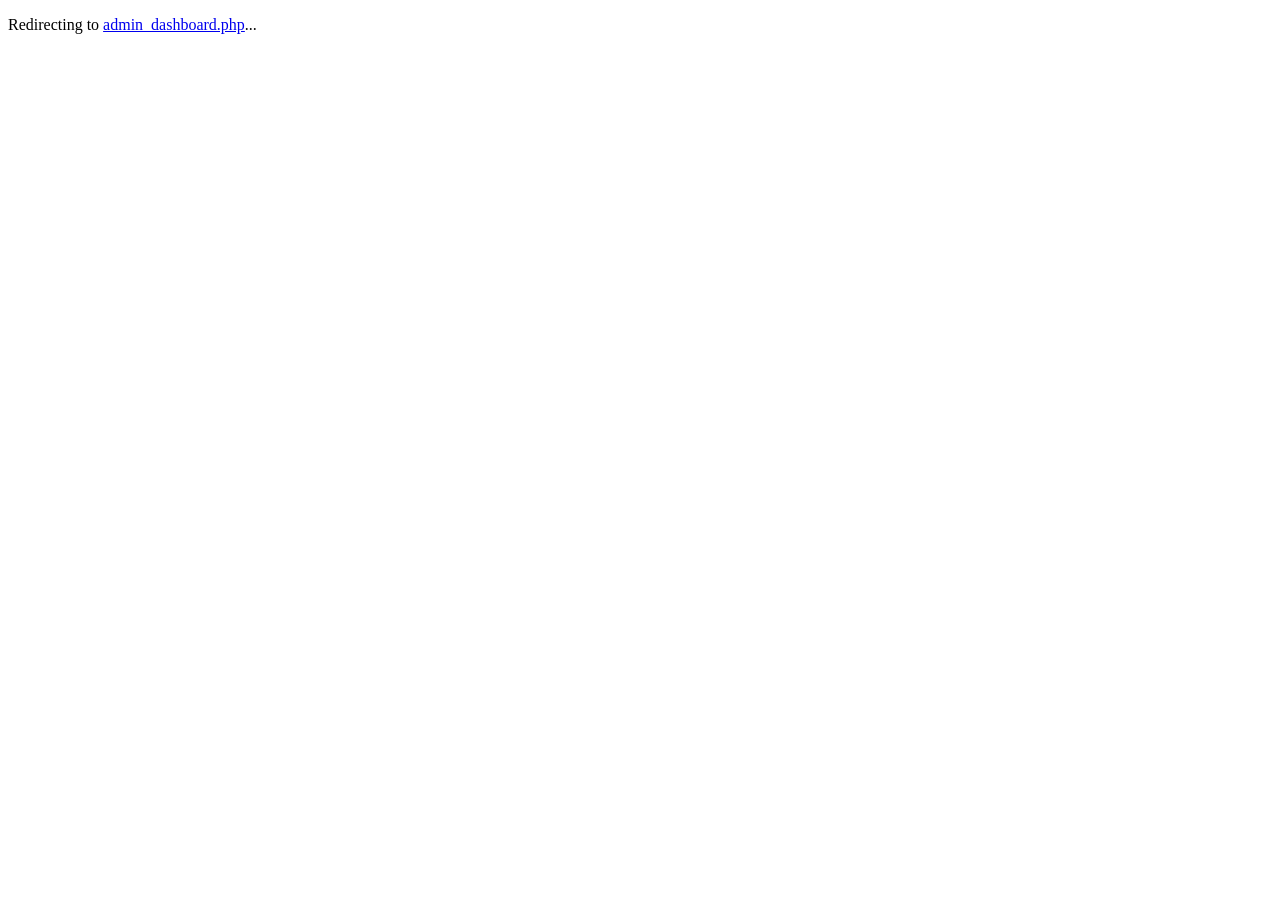
<file: admin_dashboard.html>
﻿<!DOCTYPE html>
<html lang="en">
<head>
    <meta charset="UTF-8">
    <meta http-equiv="refresh" content="0; url=admin_dashboard.php">
    <title>Redirecting...</title>
    <link rel="stylesheet" href="https://cdn.jsdelivr.net/npm/bootstrap-icons@1.11.3/font/bootstrap-icons.min.css">
</head>
<body>
    <p>Redirecting to <a href="admin_dashboard.php">admin_dashboard.php</a>...</p>
</body>
</html>
</file>
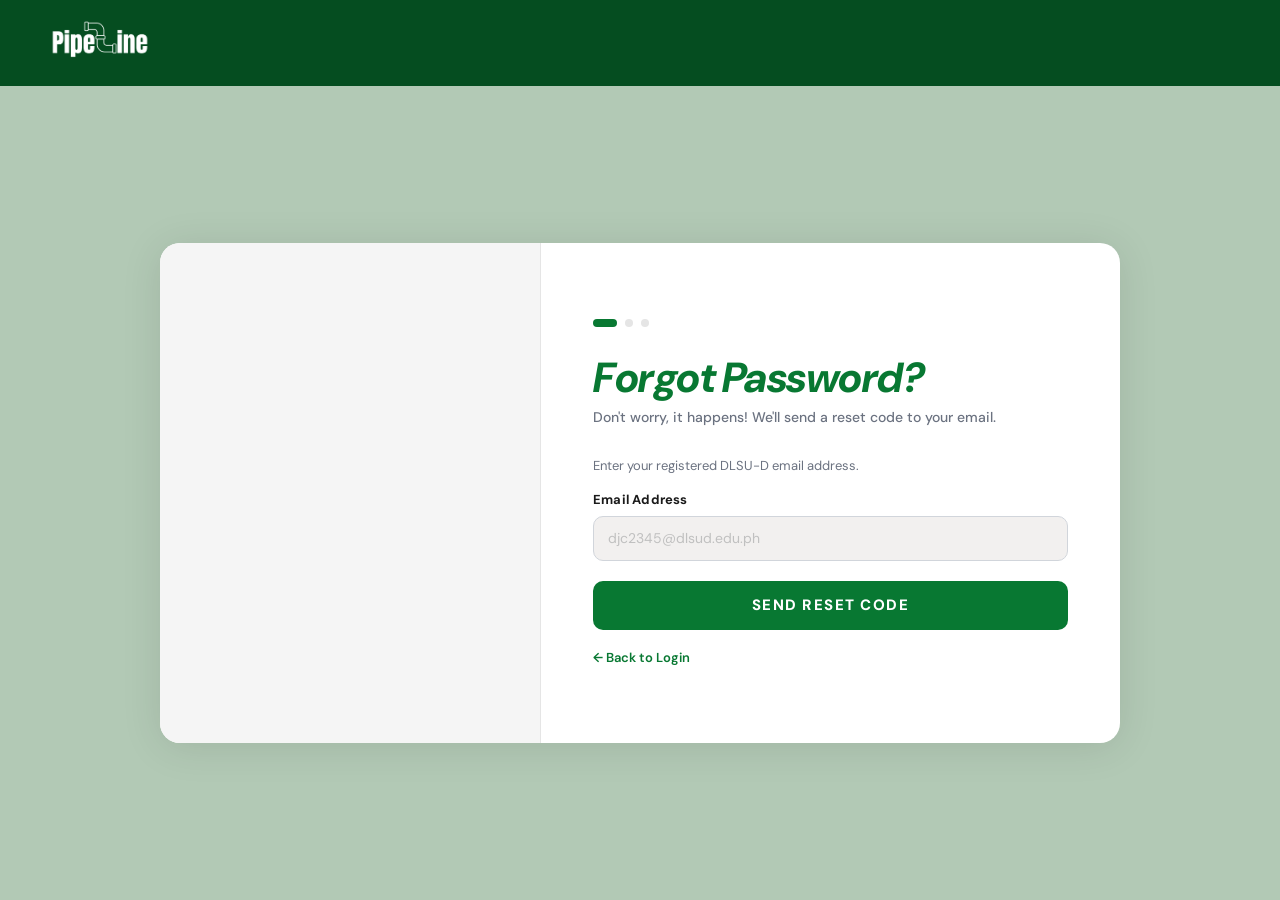
<file: forgot_password.html>
<!DOCTYPE html>
<html lang="en">
<head>
    <meta charset="UTF-8">
    <meta name="viewport" content="width=device-width, initial-scale=1.0">
    <title>Forgot Password | Pipeline</title>
    <meta name="description" content="Reset your Pipeline Marketplace account password.">
    <link href="https://cdn.jsdelivr.net/npm/bootstrap@5.3.8/dist/css/bootstrap.min.css" rel="stylesheet">
    <link rel="preconnect" href="https://fonts.googleapis.com">
    <link rel="preconnect" href="https://fonts.gstatic.com" crossorigin>
    <link href="https://fonts.googleapis.com/css2?family=DM+Sans:ital,opsz,wght@0,9..40,100..1000;1,9..40,100..1000&display=swap" rel="stylesheet">
    <link rel="stylesheet" href="assets/css/login.css">
    <link rel="stylesheet" href="assets/css/forgot_password.css">
    <style>
        /* ── Step transitions ── */
        .fp-step { display: none; animation: fpFadeIn 0.35s ease forwards; }
        .fp-step.active { display: block; }
        @keyframes fpFadeIn {
            from { opacity: 0; transform: translateY(10px); }
            to   { opacity: 1; transform: translateY(0); }
        }

        /* ── Step indicator ── */
        .step-dots {
            display: flex;
            gap: 8px;
            margin-bottom: 28px;
        }
        .step-dot {
            width: 8px; height: 8px;
            border-radius: 50%;
            background: var(--grey-light, #e5e7eb);
            transition: background 0.3s, width 0.3s;
        }
        .step-dot.active {
            background: var(--green, #087832);
            width: 24px;
            border-radius: 4px;
        }
        .step-dot.done { background: #86efac; }

        /* ── OTP inputs ── */
        .otp-row {
            display: flex;
            gap: 10px;
            justify-content: flex-start;
            margin: 20px 0 24px;
        }
        .otp-box {
            width: 48px; height: 56px;
            flex-shrink: 0;
            border: 2px solid var(--border, #e5e7eb);
            border-radius: 12px;
            font-size: 22px;
            font-weight: 700;
            text-align: center;
            color: var(--green, #087832);
            font-family: 'DM Sans', sans-serif;
            transition: border-color 0.2s, box-shadow 0.2s;
            background: #fff;
            outline: none;
            /* Prevent iOS zoom on focus */
            -webkit-text-size-adjust: 100%;
        }
        .otp-box:focus {
            border-color: var(--green, #087832);
            box-shadow: 0 0 0 3px rgba(8,120,50,0.10);
        }
        .otp-box.filled {
            border-color: #86efac;
            background: #f0fdf4;
        }

        /* ── Password strength ── */
        .strength-bar-wrap {
            height: 4px;
            background: #e5e7eb;
            border-radius: 4px;
            margin: 8px 0 4px;
            overflow: hidden;
        }
        .strength-bar {
            height: 100%;
            border-radius: 4px;
            width: 0%;
            transition: width 0.35s, background 0.35s;
        }
        .strength-label { font-size: 12px; color: #9ca3af; font-weight: 500; }

        /* ── Password toggle ── */
        .pw-wrap { position: relative; }
        .pw-wrap .forgot-input { padding-right: 42px; }
        .pw-toggle {
            position: absolute; right: 12px; top: 50%;
            transform: translateY(-50%);
            background: none; border: none; padding: 0;
            cursor: pointer; color: #9ca3af;
            font-size: 18px; line-height: 1;
            /* Minimum 44px touch target */
            min-width: 44px; min-height: 44px;
            display: flex; align-items: center; justify-content: center;
            right: 4px;
        }
        .pw-toggle:hover { color: var(--green, #087832); }

        /* ── Alert / error ── */
        .fp-alert {
            display: none;
            padding: 10px 14px;
            border-radius: 8px;
            font-size: 13px;
            font-weight: 500;
            margin-bottom: 16px;
        }
        .fp-alert.error   { background: #fef2f2; border-left: 4px solid #ef4444; color: #991b1b; }
        .fp-alert.success { background: #f0fdf4; border-left: 4px solid #22c55e; color: #166534; }

        /* ── Resend countdown ── */
        .resend-row { font-size: 13px; color: #6b7280; margin-top: 16px; }
        .resend-row a, .resend-row button {
            color: var(--green, #087832); font-weight: 600;
            text-decoration: none; background: none; border: none;
            padding: 0; cursor: pointer; font-size: 13px; font-family: 'DM Sans', sans-serif;
        }
        .resend-row a:hover, .resend-row button:hover { text-decoration: underline; }
        .resend-row button:disabled { color: #9ca3af; cursor: not-allowed; }

        /* ── Success final state ── */
        .fp-step-success { text-align: center; padding: 24px 0; }
        .success-icon  { font-size: 52px; margin-bottom: 12px; }
        .success-title { font-size: 28px; font-weight: 800; font-style: italic; color: var(--green, #087832); margin-bottom: 8px; }
        .success-msg   { font-size: 14px; color: #6b7280; margin-bottom: 28px; line-height: 1.6; }

        .btn-send:disabled { opacity: 0.65; cursor: not-allowed; }

        /* ── Email hint badge ── */
        .email-badge {
            display: inline-block;
            background: #f0fdf4;
            color: #087832;
            border-radius: 6px;
            padding: 3px 10px;
            font-size: 13px;
            font-weight: 700;
            margin-bottom: 16px;
            word-break: break-all;
            max-width: 100%;
        }

        /* ══════════════════════════════════════════
           Mobile overrides for inline-defined styles
        ══════════════════════════════════════════ */
        @media (max-width: 480px) {
            /* OTP row: let boxes flex-grow to fill the row */
            .otp-row {
                gap: 6px;
                justify-content: space-between;
            }
            .otp-box {
                width: 0;
                flex: 1 1 0;
                min-width: 36px;
                max-width: 52px;
                height: 52px;
                font-size: 20px;
                border-radius: 10px;
            }

            /* Step dots tighter on small screens */
            .step-dots { margin-bottom: 20px; }

            /* Success card vertical centering — only when active */
            .fp-step-success.active {
                display: flex;
                flex-direction: column;
                align-items: center;
                justify-content: center;
                min-height: 60vh;
            }
            .success-icon  { font-size: 44px; }
            .success-title { font-size: 24px; }

            /* Alert text stays readable */
            .fp-alert { font-size: 12.5px; }
        }

        @media (max-width: 360px) {
            .otp-box { height: 46px; font-size: 18px; border-radius: 8px; }
            .otp-row { gap: 4px; }
        }
    </style>
    <link rel="stylesheet" href="https://cdn.jsdelivr.net/npm/bootstrap-icons@1.11.3/font/bootstrap-icons.min.css">
</head>
<body>

    <div class="page-wrap">

        <!-- Navbar -->
        <nav class="login-navbar">
            <a href="index.php"><img src="assets/img/pipeline_wireframe-removebg.png" class="navbar-logo" alt="Pipeline Logo"></a>
        </nav>

        <!-- Main Content -->
        <div class="main-content">
            <div class="forgot-card">

                <!-- Left: Video -->
                <div class="forgot-left">
                    <video src="assets/img/forgot_pass.mp4" autoplay muted loop playsinline></video>
                </div>

                <div class="forgot-divider"></div>

                <!-- Right: Steps -->
                <div class="forgot-right">

                    <!-- Step indicator -->
                    <div class="step-dots" id="stepDots">
                        <div class="step-dot active" id="dot1"></div>
                        <div class="step-dot" id="dot2"></div>
                        <div class="step-dot" id="dot3"></div>
                    </div>

                    <!-- ── STEP 1: Enter Email ── -->
                    <div class="fp-step active" id="step1">
                        <div class="forgot-form-header">
                            <h1 class="forgot-title">Forgot Password?</h1>
                            <p class="forgot-sub">Don't worry, it happens! We'll send a reset code to your email.</p>
                        </div>

                        <div class="fp-alert" id="step1Alert"></div>

                        <p class="forgot-instruction">Enter your registered DLSU-D email address.</p>

                        <div class="mb-3">
                            <label class="forgot-label" for="emailInput">Email Address</label>
                            <input type="email" class="forgot-input" id="emailInput"
                                   placeholder="djc2345@dlsud.edu.ph" autocomplete="email">
                        </div>

                        <button class="btn-send" id="btnSendCode">SEND RESET CODE</button>

                        <a href="login.html" class="forgot-back">← Back to Login</a>
                    </div>

                    <!-- ── STEP 2: Enter OTP ── -->
                    <div class="fp-step" id="step2">
                        <div class="forgot-form-header">
                            <h1 class="forgot-title">Check Your Email</h1>
                            <p class="forgot-sub">Enter the 6-digit code we sent you.</p>
                        </div>

                        <div class="fp-alert" id="step2Alert"></div>

                        <div id="emailBadge" class="email-badge"></div>
                        <p class="forgot-instruction">Enter the code below. It expires in <strong>15 minutes</strong>.</p>

                        <div class="otp-row" id="otpRow">
                            <input class="otp-box" type="text" maxlength="1" inputmode="numeric" pattern="\d*">
                            <input class="otp-box" type="text" maxlength="1" inputmode="numeric" pattern="\d*">
                            <input class="otp-box" type="text" maxlength="1" inputmode="numeric" pattern="\d*">
                            <input class="otp-box" type="text" maxlength="1" inputmode="numeric" pattern="\d*">
                            <input class="otp-box" type="text" maxlength="1" inputmode="numeric" pattern="\d*">
                            <input class="otp-box" type="text" maxlength="1" inputmode="numeric" pattern="\d*">
                        </div>

                        <button class="btn-send" id="btnVerifyOtp">VERIFY CODE</button>

                        <div class="resend-row">
                            Didn't receive it?
                            <button id="btnResend" disabled>Resend in <span id="resendTimer">60</span>s</button>
                        </div>

                        <button class="forgot-back" style="background:none;border:none;padding:0;cursor:pointer;" id="btnBackToEmail">← Change Email</button>
                    </div>

                    <!-- ── STEP 3: New Password ── -->
                    <div class="fp-step" id="step3">
                        <div class="forgot-form-header">
                            <h1 class="forgot-title">New Password</h1>
                            <p class="forgot-sub">Choose a strong, new password for your account.</p>
                        </div>

                        <div class="fp-alert" id="step3Alert"></div>

                        <div class="mb-3">
                            <label class="forgot-label" for="newPassword">New Password</label>
                            <div class="pw-wrap">
                                <input type="password" class="forgot-input" id="newPassword" placeholder="At least 8 characters" autocomplete="new-password">
                                <button class="pw-toggle" type="button" id="togglePw1" aria-label="Toggle password visibility"><i class="bi bi-eye"></i></button>
                            </div>
                            <div class="strength-bar-wrap"><div class="strength-bar" id="strengthBar"></div></div>
                            <span class="strength-label" id="strengthLabel"></span>
                        </div>

                        <div class="mb-3">
                            <label class="forgot-label" for="confirmPassword">Confirm Password</label>
                            <div class="pw-wrap">
                                <input type="password" class="forgot-input" id="confirmPassword" placeholder="Repeat password" autocomplete="new-password">
                                <button class="pw-toggle" type="button" id="togglePw2" aria-label="Toggle confirm password"><i class="bi bi-eye"></i></button>
                            </div>
                        </div>

                        <button class="btn-send" id="btnResetPw">RESET PASSWORD</button>
                    </div>

                    <!-- ── STEP 4: All Done ── -->
                    <div class="fp-step fp-step-success" id="step4">
                        <div class="success-icon"><i class="bi bi-party-popper"></i></div>
                        <div class="success-title">Password Reset!</div>
                        <p class="success-msg">Your password has been successfully updated.<br>You can now log in with your new password.</p>
                        <a href="login.html" class="btn-send" style="display:inline-block; text-decoration:none; text-align:center;">GO TO LOGIN</a>
                    </div>

                </div>
            </div>
        </div>

    </div>

    <script src="https://cdn.jsdelivr.net/npm/bootstrap@5.3.8/dist/js/bootstrap.bundle.min.js"></script>
    <script>
    (() => {
        'use strict';

        // ── State ──────────────────────────────────────────────────────────────
        let currentEmail = '';
        let resendInterval = null;

        // ── Helpers ────────────────────────────────────────────────────────────
        const $ = id => document.getElementById(id);
        const steps = ['step1','step2','step3','step4'];
        const dots  = ['dot1','dot2','dot3'];

        function showStep(n) {
            steps.forEach(s => $( s).classList.remove('active'));
            $('step' + n).classList.add('active');

            dots.forEach((d, i) => {
                const el = $(d);
                el.classList.remove('active','done');
                if (i + 1 < n) el.classList.add('done');
                else if (i + 1 === n && n < 4) el.classList.add('active');
            });
        }

        function showAlert(id, msg, type = 'error') {
            const el = $(id);
            el.textContent = (type === 'error' ? '<i class="bi bi-exclamation-triangle-fill"></i> ' : '<i class="bi bi-check-circle-fill"></i> ') + msg;
            el.className = 'fp-alert ' + type;
            el.style.display = 'block';
        }
        function clearAlert(id) {
            const el = $(id);
            el.style.display = 'none';
            el.textContent = '';
        }

        function setLoading(btn, loading, label = btn.dataset.label) {
            btn.disabled = loading;
            if (!btn.dataset.label) btn.dataset.label = btn.textContent;
            btn.textContent = loading ? 'Please wait…' : (label || btn.dataset.label);
        }

        // ── STEP 1: Send OTP ───────────────────────────────────────────────────
        $('btnSendCode').addEventListener('click', async () => {
            clearAlert('step1Alert');
            const email = $('emailInput').value.trim();

            if (!email) { showAlert('step1Alert', 'Please enter your email address.'); return; }

            const btn = $('btnSendCode');
            setLoading(btn, true);

            try {
                const fd = new FormData();
                fd.append('email', email);
                const res  = await fetch('forgot_password.php', { method: 'POST', body: fd });
                const data = await res.json();

                if (data.success) {
                    currentEmail = email;
                    $('emailBadge').textContent = email;
                    startResendTimer();
                    showStep(2);
                    // Focus first OTP box
                    setTimeout(() => otpBoxes[0].focus(), 100);
                } else {
                    showAlert('step1Alert', data.error || 'Something went wrong. Please try again.');
                }
            } catch (e) {
                showAlert('step1Alert', 'Network error. Please check your connection and try again.');
            } finally {
                setLoading(btn, false, 'SEND RESET CODE');
            }
        });

        // Allow Enter key on email input
        $('emailInput').addEventListener('keydown', e => {
            if (e.key === 'Enter') $('btnSendCode').click();
        });

        // ── STEP 2: OTP Boxes ──────────────────────────────────────────────────
        const otpBoxes = Array.from(document.querySelectorAll('.otp-box'));

        otpBoxes.forEach((box, i) => {
            box.addEventListener('input', e => {
                const val = e.target.value.replace(/\D/g, '');
                e.target.value = val;
                if (val) {
                    box.classList.add('filled');
                    if (i < otpBoxes.length - 1) otpBoxes[i + 1].focus();
                } else {
                    box.classList.remove('filled');
                }
            });

            box.addEventListener('keydown', e => {
                if (e.key === 'Backspace' && !e.target.value && i > 0) {
                    otpBoxes[i - 1].focus();
                    otpBoxes[i - 1].classList.remove('filled');
                }
                if (e.key === 'Enter') $('btnVerifyOtp').click();
            });

            // Handle paste into first box
            box.addEventListener('paste', e => {
                e.preventDefault();
                const pasted = (e.clipboardData || window.clipboardData).getData('text').replace(/\D/g, '').slice(0, 6);
                pasted.split('').forEach((ch, idx) => {
                    if (otpBoxes[idx]) {
                        otpBoxes[idx].value = ch;
                        otpBoxes[idx].classList.add('filled');
                    }
                });
                const nextEmpty = otpBoxes.findIndex(b => !b.value);
                if (nextEmpty !== -1) otpBoxes[nextEmpty].focus();
                else otpBoxes[5].focus();
            });
        });

        // Verify OTP → proceed to step 3
        $('btnVerifyOtp').addEventListener('click', async () => {
            clearAlert('step2Alert');
            const code = otpBoxes.map(b => b.value).join('');
            if (code.length < 6) { showAlert('step2Alert', 'Please enter all 6 digits of the code.'); return; }

            const btn = $('btnVerifyOtp');
            setLoading(btn, true);

            try {
                // We verify the OTP inline via reset_password.php with an empty password check flag,
                // but it's simpler to just hold the code in memory and verify on the final submit.
                // For UX, do a lightweight check first:
                const fd = new FormData();
                fd.append('email', currentEmail);
                fd.append('code', code);
                fd.append('check_only', '1');
                const res  = await fetch('verify_reset_otp.php', { method: 'POST', body: fd });
                const data = await res.json();

                if (data.success) {
                    // Store verified code for step 3 submission
                    window._resetCode = code;
                    showStep(3);
                    setTimeout(() => $('newPassword').focus(), 100);
                } else {
                    showAlert('step2Alert', data.error || 'Invalid or expired code. Please try again.');
                    otpBoxes.forEach(b => { b.value = ''; b.classList.remove('filled'); });
                    otpBoxes[0].focus();
                }
            } catch (e) {
                showAlert('step2Alert', 'Network error. Please try again.');
            } finally {
                setLoading(btn, false, 'VERIFY CODE');
            }
        });

        // Back to email step
        $('btnBackToEmail').addEventListener('click', () => {
            clearAlert('step2Alert');
            otpBoxes.forEach(b => { b.value = ''; b.classList.remove('filled'); });
            clearResendTimer();
            showStep(1);
        });

        // ── Resend Timer ───────────────────────────────────────────────────────
        function startResendTimer() {
            let seconds = 60;
            $('resendTimer').textContent = seconds;
            $('btnResend').disabled = true;

            clearResendTimer();
            resendInterval = setInterval(() => {
                seconds--;
                $('resendTimer').textContent = seconds;
                if (seconds <= 0) {
                    clearResendTimer();
                    $('btnResend').textContent = 'Resend Code';
                    $('btnResend').disabled = false;
                }
            }, 1000);
        }

        function clearResendTimer() {
            if (resendInterval) { clearInterval(resendInterval); resendInterval = null; }
        }

        $('btnResend').addEventListener('click', async () => {
            if ($('btnResend').disabled) return;
            clearAlert('step2Alert');

            $('btnResend').disabled = true;
            $('btnResend').textContent = 'Sending…';

            try {
                const fd = new FormData();
                fd.append('email', currentEmail);
                const res  = await fetch('forgot_password.php', { method: 'POST', body: fd });
                const data = await res.json();

                if (data.success) {
                    showAlert('step2Alert', 'A new code has been sent to your email.', 'success');
                    otpBoxes.forEach(b => { b.value = ''; b.classList.remove('filled'); });
                    otpBoxes[0].focus();
                    startResendTimer();
                } else {
                    showAlert('step2Alert', data.error || 'Failed to resend. Please try again.');
                    $('btnResend').disabled = false;
                    $('btnResend').textContent = 'Resend Code';
                }
            } catch (e) {
                showAlert('step2Alert', 'Network error. Please try again.');
                $('btnResend').disabled = false;
                $('btnResend').textContent = 'Resend Code';
            }
        });

        // ── STEP 3: Password Strength ──────────────────────────────────────────
        $('newPassword').addEventListener('input', () => {
            const pw = $('newPassword').value;
            let score = 0;
            if (pw.length >= 8)             score++;
            if (/[A-Z]/.test(pw))           score++;
            if (/[0-9]/.test(pw))           score++;
            if (/[^A-Za-z0-9]/.test(pw))    score++;

            const bar    = $('strengthBar');
            const labels = ['', 'Weak', 'Fair', 'Good', 'Strong'];
            const colors = ['', '#ef4444', '#f97316', '#eab308', '#22c55e'];

            bar.style.width  = (score * 25) + '%';
            bar.style.background = colors[score] || '#e5e7eb';
            $('strengthLabel').textContent = labels[score] || '';
            $('strengthLabel').style.color = colors[score] || '#9ca3af';
        });

        // Password toggles
        function setupToggle(toggleId, inputId) {
            $(toggleId).addEventListener('click', () => {
                const inp = $(inputId);
                inp.type = inp.type === 'password' ? 'text' : 'password';
                $(toggleId).textContent = inp.type === 'password' ? '<i class="bi bi-eye"></i>' : '<i class="bi bi-eye-slash"></i>';
            });
        }
        setupToggle('togglePw1', 'newPassword');
        setupToggle('togglePw2', 'confirmPassword');

        // ── STEP 3: Submit New Password ────────────────────────────────────────
        $('btnResetPw').addEventListener('click', async () => {
            clearAlert('step3Alert');
            const pw  = $('newPassword').value;
            const cpw = $('confirmPassword').value;

            if (!pw || pw.length < 8) {
                showAlert('step3Alert', 'Password must be at least 8 characters.');
                return;
            }
            if (pw !== cpw) {
                showAlert('step3Alert', 'Passwords do not match.');
                return;
            }

            const btn = $('btnResetPw');
            setLoading(btn, true);

            try {
                const fd = new FormData();
                fd.append('email', currentEmail);
                fd.append('code',  window._resetCode || '');
                fd.append('password', pw);
                fd.append('confirm_password', cpw);

                const res  = await fetch('reset_password.php', { method: 'POST', body: fd });
                const data = await res.json();

                if (data.success) {
                    showStep(4);
                } else {
                    showAlert('step3Alert', data.error || 'Failed to reset password. Please try again.');
                }
            } catch (e) {
                showAlert('step3Alert', 'Network error. Please try again.');
            } finally {
                setLoading(btn, false, 'RESET PASSWORD');
            }
        });

    })();
    </script>
</body>
</html>
</file>
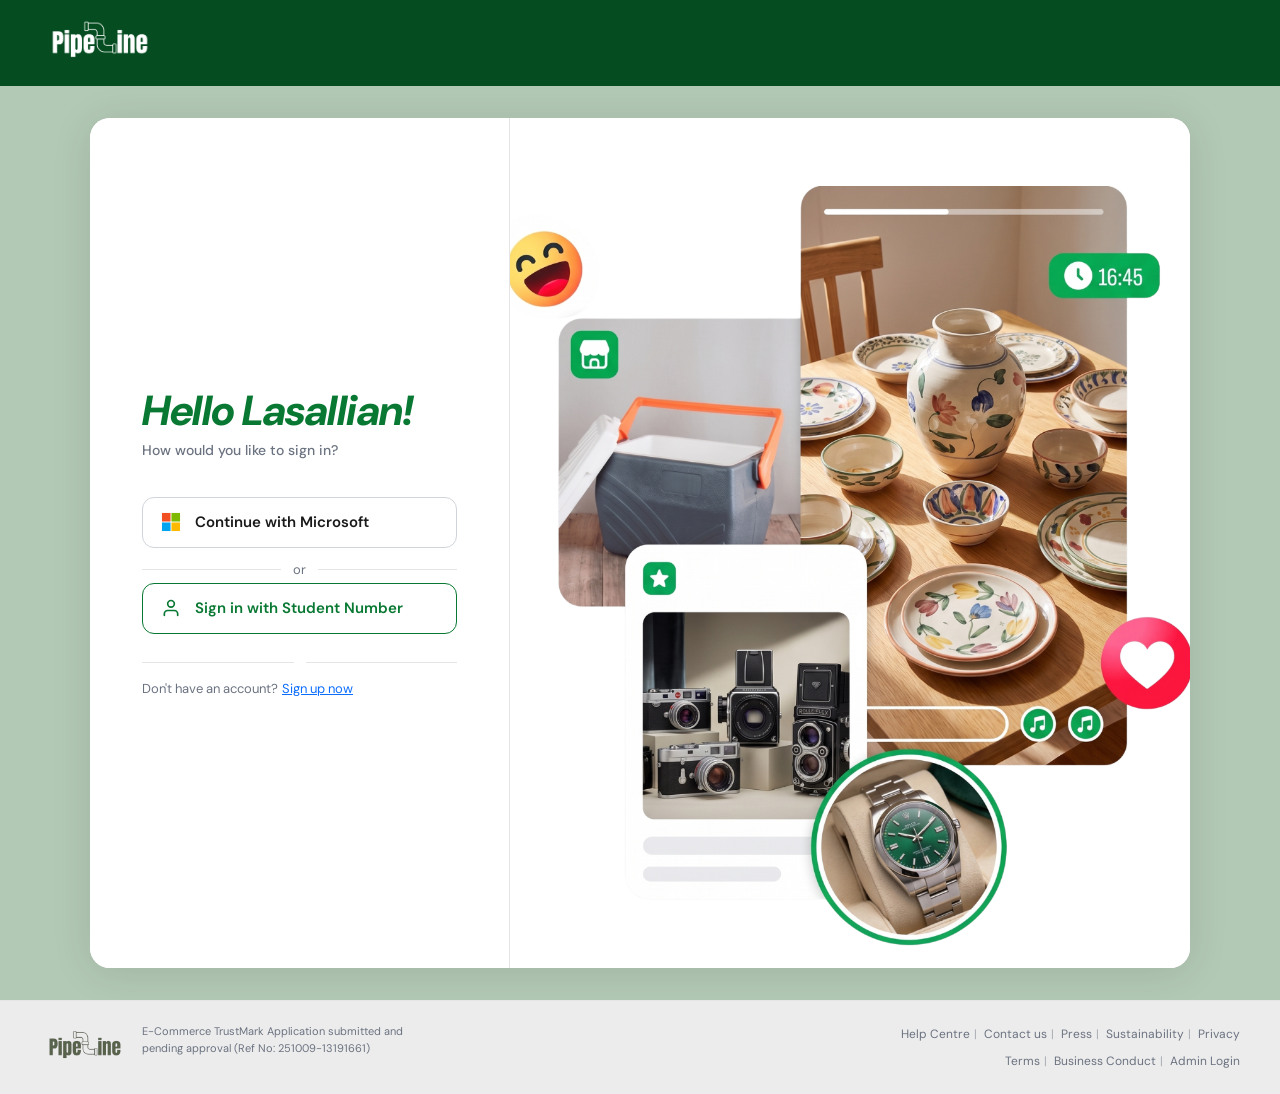
<file: login.html>
<!DOCTYPE html>
<html lang="en">

<head>
    <meta charset="UTF-8">
    <meta name="viewport" content="width=device-width, initial-scale=1.0">
    <title>Pipeline — Login</title>
    <link href="https://cdn.jsdelivr.net/npm/bootstrap@5.3.8/dist/css/bootstrap.min.css" rel="stylesheet">
    <link rel="preconnect" href="https://fonts.googleapis.com">
    <link rel="preconnect" href="https://fonts.gstatic.com" crossorigin>
    <link
        href="https://fonts.googleapis.com/css2?family=DM+Sans:ital,opsz,wght@0,9..40,100..1000;1,9..40,100..1000&display=swap"
        rel="stylesheet">
    <link rel="stylesheet" href="assets/css/login.css">
    <link rel="stylesheet" href="https://cdn.jsdelivr.net/npm/bootstrap-icons@1.11.3/font/bootstrap-icons.min.css">
</head>

<body>

    <div class="page-wrap">

        <!-- Navbar (same format as regis-header) -->
        <div class="login-navbar">
            <a href="index.php"><img src="assets/img/pipeline_wireframe-removebg.png" class="navbar-logo" alt="Pipeline Logo"></a>
        </div>

        <!-- Main Content -->
        <div class="main-content">
            <div class="login-card">

                <!-- Left: Form (narrower) -->
                <div class="panel-left">

                    <!-- STEP 1: Choose login method -->
                    <div id="step-choose">
                        <h1 class="login-greeting">Hello Lasallian!</h1>
                        <p class="login-sub">How would you like to sign in?</p>

                        <!-- Microsoft SSO -->
                        <button class="btn-method btn-microsoft" id="btnMicrosoft">
                            <svg width="20" height="20" viewBox="0 0 21 21" fill="none"
                                xmlns="http://www.w3.org/2000/svg">
                                <rect x="1" y="1" width="9" height="9" fill="#F25022" />
                                <rect x="11" y="1" width="9" height="9" fill="#7FBA00" />
                                <rect x="1" y="11" width="9" height="9" fill="#00A4EF" />
                                <rect x="11" y="11" width="9" height="9" fill="#FFB900" />
                            </svg>
                            Continue with Microsoft
                        </button>

                        <div class="method-divider"><span>or</span></div>

                        <!-- Student Number -->
                        <button class="btn-method btn-stdnum" id="btnStdNum">
                            <svg width="20" height="20" viewBox="0 0 24 24" fill="none" stroke="currentColor"
                                stroke-width="2" stroke-linecap="round" stroke-linejoin="round">
                                <path d="M20 21v-2a4 4 0 0 0-4-4H8a4 4 0 0 0-4 4v2" />
                                <circle cx="12" cy="7" r="4" />
                            </svg>
                            Sign in with Student Number
                        </button>

                        <div class="login-divider" style="margin-top: 28px;"></div>

                        <div class="signup-row" style="font-size:13px; color: var(--grey-mid);">
                            <span>Don't have an account?</span>
                            <a href="regis.html">Sign up now</a>
                        </div>
                    </div>

                    <!-- STEP 2: Student number form -->
                    <div id="step-form" class="step-hidden">
                        <button class="btn-back" id="btnBack">← Back</button>

                        <h1 class="login-greeting" style="margin-top: 12px;">Welcome back!</h1>
                        <p class="login-sub">Sign in with your student number</p>

                        <form action="login_handler.php" method="POST">

                            <div class="field-group">
                                <label class="field-label" for="std_num">Student Number</label>
                                <input class="field-input" type="text" id="std_num" name="std_num"
                                    placeholder="e.g. 202012345" maxlength="9" autocomplete="username">
                            </div>

                            <div class="field-group" style="margin-bottom: 24px;">
                                <label class="field-label" for="password">Password</label>
                                <input class="field-input" type="password" id="password" name="password"
                                    autocomplete="current-password">
                            </div>

                            <button type="submit" class="btn-login">LOGIN</button>

                        </form>

                        <div class="login-divider"></div>

                        <div class="login-footer d-flex justify-content-between align-items-center">
                            <div class="signup-row">
                                <span>Don't have an account?</span>
                                <a href="regis.html">Sign up now</a>
                            </div>

                            <div class="forgot-row">
                                <span>Having trouble logging in? </span>
                                <a href="forgot_password.html">Forgot password</a>
                            </div>
                        </div>
                    </div>

                </div>

                <!-- Right: Image (wider, fills panel) -->
                <div class="panel-right">
                    <img src="assets/img/try_panel.png" alt="Pipeline marketplace preview">
                </div>

            </div>
        </div>

        <!-- Site Footer -->
        <footer class="site-footer">
            <div class="footer-brand">
                <a href="index.php"><img src="assets/img/pipeline_wireframe-removebg.png" alt="Pipeline Logo" class="footer-logo"></a>
                <p class="footer-trustmark">
                    E-Commerce TrustMark Application submitted and pending approval (Ref No: 251009-13191661)
                </p>
            </div>

            <div class="footer-links">
                <a href="#">Help Centre</a><span class="sep">|</span>
                <a href="#">Contact us</a><span class="sep">|</span>
                <a href="#">Press</a><span class="sep">|</span>
                <a href="#">Sustainability</a><span class="sep">|</span>
                <a href="#">Privacy</a>
                <br>
                <a href="#">Terms</a><span class="sep">|</span>
                <a href="#">Business Conduct</a><span class="sep">|</span>
                <a href="login_admin.html">Admin Login</a>
            </div>
        </footer>

    </div>

    <!-- About Us Modal -->
    <div class="modal fade" id="aboutModal" tabindex="-1" aria-labelledby="aboutModalLabel" aria-hidden="true">
        <div class="modal-dialog modal-dialog-centered">
            <div class="modal-content" style="border-radius: 16px; border: none; font-family: 'DM Sans', sans-serif;">
                <div class="modal-header" style="border-bottom: 1px solid #e5e5e5; padding: 24px 28px 16px;">
                    <h5 class="modal-title" id="aboutModalLabel"
                        style="font-weight: 800; font-size: 22px; color: #087832;">About Pipeline</h5>
                    <button type="button" class="btn-close" data-bs-dismiss="modal" aria-label="Close"></button>
                </div>
                <div class="modal-body" style="padding: 24px 28px; color: #3a3a3a; font-size: 15px; line-height: 1.75;">
                    Pipeline is a campus-exclusive peer-to-peer marketplace created for the students of
                    <strong style="color: #087832;">De La Salle University–Dasmariñas (DLSU-D)</strong>.
                    The platform is designed to provide a convenient and organized space where students can
                    buy and sell items within the university community. By connecting students directly with
                    one another, Pipeline aims to make everyday campus transactions simpler, faster, and more
                    accessible.
                </div>
            </div>
        </div>
    </div>

    <!-- Login Error Modal -->
    <div class="modal fade" id="loginErrorModal" tabindex="-1" aria-labelledby="loginErrorModalLabel" aria-hidden="true" data-bs-backdrop="static" data-bs-keyboard="false">
        <div class="modal-dialog modal-dialog-centered">
            <div class="modal-content" style="border-radius: 16px; border: none; font-family: 'DM Sans', sans-serif;">
                <div class="modal-header" style="border-bottom: 1px solid #e5e5e5; padding: 24px 28px 16px;">
                    <h5 class="modal-title" id="loginErrorModalLabel"
                        style="font-weight: 800; font-size: 18px; color: #c0392b;">
                        <i class="bi bi-exclamation-triangle-fill"></i> <span id="loginErrorTitle">Login Failed</span>
                    </h5>
                </div>
                <div class="modal-body" style="padding: 20px 28px; color: #3a3a3a; font-size: 15px; line-height: 1.75;">
                    <p id="loginErrorMsg" style="margin: 0;"></p>
                </div>
                <div class="modal-footer" style="border-top: 1px solid #e5e5e5; padding: 16px 28px;">
                    <button type="button" id="loginErrorDismiss" class="btn-login" style="width:auto; padding: 10px 28px;"
                        data-bs-dismiss="modal">Try Again</button>
                </div>
            </div>
        </div>
    </div>

    <script src="https://cdn.jsdelivr.net/npm/bootstrap@5.3.8/dist/js/bootstrap.bundle.min.js"></script>
    <script>
        // Two-step login flow
        const stepChoose = document.getElementById('step-choose');
        const stepForm   = document.getElementById('step-form');

        document.getElementById('btnStdNum').addEventListener('click', function () {
            stepChoose.classList.add('step-exit');
            setTimeout(() => {
                stepChoose.style.display = 'none';
                stepChoose.classList.remove('step-exit');
                stepForm.classList.remove('step-hidden');
                stepForm.classList.add('step-enter');
                setTimeout(() => stepForm.classList.remove('step-enter'), 400);
            }, 250);
        });

        document.getElementById('btnBack').addEventListener('click', function () {
            stepForm.classList.add('step-exit');
            setTimeout(() => {
                stepForm.classList.add('step-hidden');
                stepForm.classList.remove('step-exit');
                stepChoose.style.display = '';
                stepChoose.classList.add('step-enter');
                setTimeout(() => stepChoose.classList.remove('step-enter'), 400);
            }, 250);
        });

        // Microsoft: redirect to the login script
        document.getElementById('btnMicrosoft').addEventListener('click', function () {
            window.location.href = 'auth/microsoft_login.php';
        });

        // Student Number — digits only
        var stdnumInput = document.getElementById('std_num');
        if (stdnumInput) {
            stdnumInput.addEventListener('input', function () {
                this.value = this.value.replace(/\D/g, '').slice(0, 9);
            });
        }

        // ── Error modal logic ─────────────────────────────────────────────────
        const params       = new URLSearchParams(window.location.search);
        const errorKey     = params.get('error');
        const attemptsLeft = parseInt(params.get('attempts_left') ?? '-1');
        const remaining    = parseInt(params.get('remaining') ?? '0');

        if (errorKey) {
            // Always open the form step behind the modal
            stepChoose.style.display = 'none';
            stepForm.classList.remove('step-hidden');

            const modalEl      = document.getElementById('loginErrorModal');
            const titleEl      = document.getElementById('loginErrorTitle');
            const msgEl        = document.getElementById('loginErrorMsg');
            const dismissBtn   = document.getElementById('loginErrorDismiss');
            const errorModal   = new bootstrap.Modal(modalEl);

            if (errorKey === 'cooldown') {
                titleEl.textContent = 'Too Many Attempts';
                dismissBtn.disabled = true;
                dismissBtn.textContent = 'Wait ' + remaining + 's...';

                let countdown = remaining;
                msgEl.textContent = 'Too many failed login attempts. Please wait ' + countdown + ' seconds before trying again.';

                const timer = setInterval(() => {
                    countdown--;
                    msgEl.textContent = 'Too many failed login attempts. Please wait ' + countdown + ' seconds before trying again.';
                    dismissBtn.textContent = 'Wait ' + countdown + 's...';

                    if (countdown <= 0) {
                        clearInterval(timer);
                        dismissBtn.disabled = false;
                        dismissBtn.textContent = 'Try Again';
                        msgEl.textContent = 'You may try again now.';
                    }
                }, 1000);

            } else if (errorKey === 'invalid_credentials') {
                titleEl.textContent = 'Login Failed';
                let msg = 'Incorrect student number or password. Please try again.';
                if (attemptsLeft > 0) {
                    msg += ' You have ' + attemptsLeft + ' attempt' + (attemptsLeft === 1 ? '' : 's') + ' remaining before a cooldown.';
                }
                msgEl.textContent = msg;

            } else if (errorKey === 'invalid_input') {
                titleEl.textContent = 'Login Failed';
                msgEl.textContent = 'Please enter a valid 9-digit student number and password.';
            }

            errorModal.show();

            // Clean the URL so refreshing doesn't re-trigger the modal
            history.replaceState(null, '', window.location.pathname);
        }
    </script>

</body>

</html>
</file>
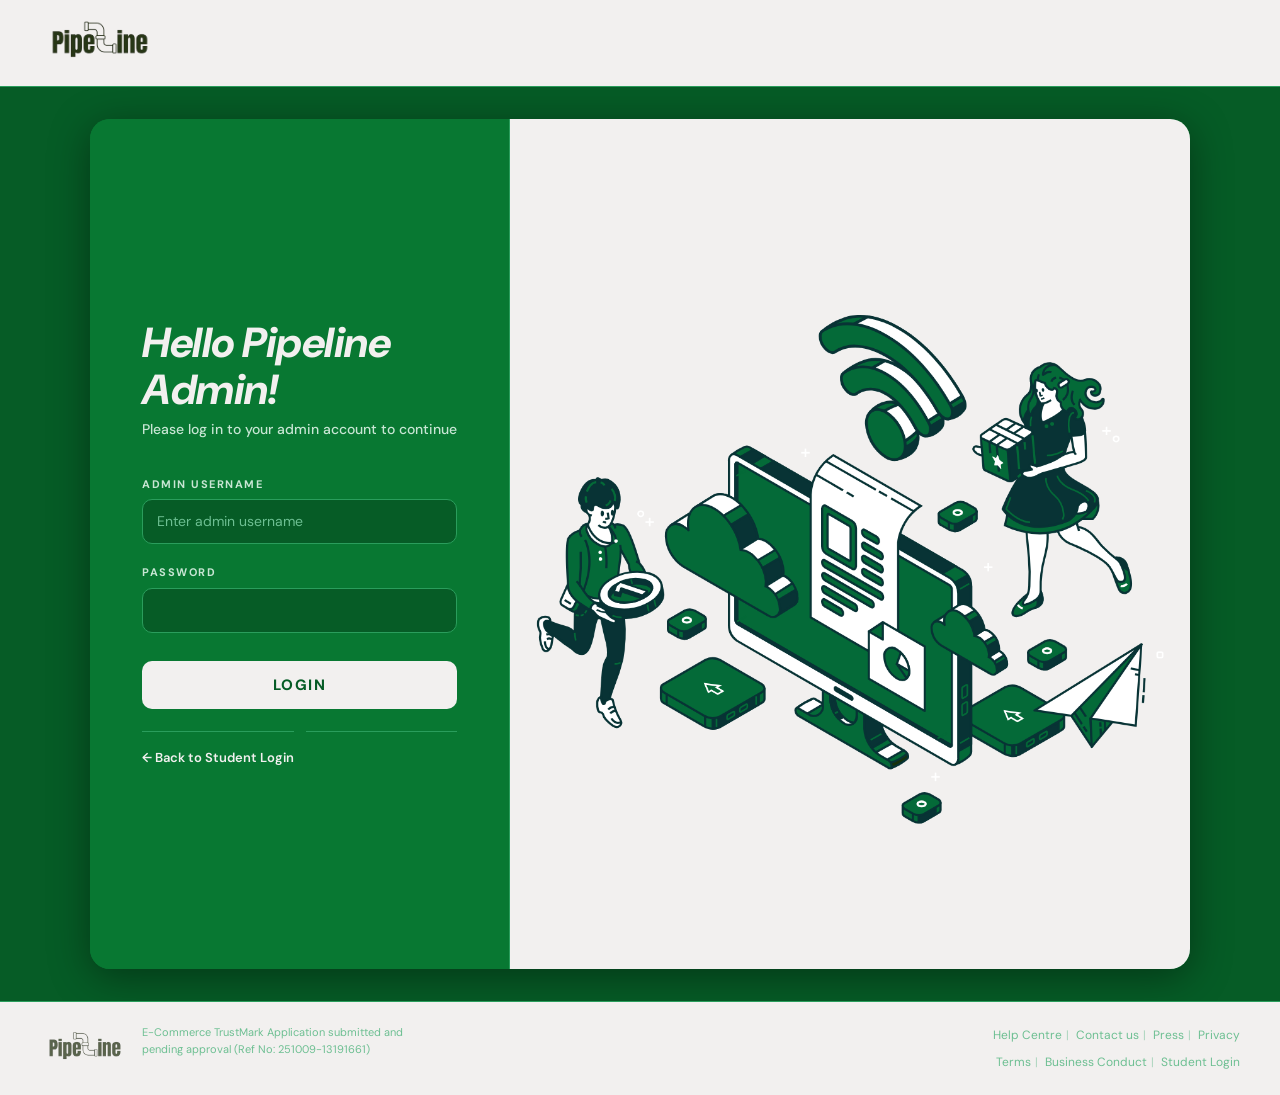
<file: login_admin.html>
<!DOCTYPE html>
<html lang="en">
<head>
    <meta charset="UTF-8">
    <meta name="viewport" content="width=device-width, initial-scale=1.0">
    <title>Pipeline — Admin Login</title>
    <link href="https://cdn.jsdelivr.net/npm/bootstrap@5.3.8/dist/css/bootstrap.min.css" rel="stylesheet">
    <link rel="preconnect" href="https://fonts.googleapis.com">
    <link rel="preconnect" href="https://fonts.gstatic.com" crossorigin>
    <link href="https://fonts.googleapis.com/css2?family=DM+Sans:ital,opsz,wght@0,9..40,100..1000;1,9..40,100..1000&display=swap" rel="stylesheet">
    <link rel="stylesheet" href="assets/css/adminlogin.css">
    <link rel="stylesheet" href="https://cdn.jsdelivr.net/npm/bootstrap-icons@1.11.3/font/bootstrap-icons.min.css">
</head>
<body>

<div class="page-wrap">

    <!-- Navbar -->
    <div class="login-navbar">
        <a href="index.php"><img src="assets/img/pipeline_wireframe-removebg.png" alt="Pipeline Logo" class="navbar-logo"></a>
    </div>

    <!-- Main Content -->
    <div class="main-content">
        <div class="login-card">

            <!-- Left: Form (narrower) -->
            <div class="panel-left">
                <h1 class="login-greeting">Hello Pipeline Admin!</h1>
                <p class="login-sub">Please log in to your admin account to continue</p>

                <form action="login_admin.php" method="POST">

                    <div class="field-group">
                        <label class="field-label" for="username">Admin Username</label>
                        <input
                            class="field-input"
                            type="text"
                            id="username"
                            name="username"
                            placeholder="Enter admin username"
                            autocomplete="username"
                            required
                        >
                    </div>

                    <div class="field-group" style="margin-bottom: 24px;">
                        <label class="field-label" for="password">Password</label>
                        <input
                            class="field-input"
                            type="password"
                            id="password"
                            name="password"
                            autocomplete="current-password"
                        >
                    </div>

                    <button type="submit" class="btn-login">LOGIN</button>

                </form>

                <div class="login-divider"></div>

                <div class="login-footer">
                    <div class="signup-row">
                        <a href="login.html">&#8592; Back to Student Login</a>
                    </div>
                </div>
            </div>

            <!-- Right: Image (wider, fills panel) -->
            <div class="panel-right">
                <img src="assets/img/admin_panel.png" alt="Admin panel preview">
            </div>

        </div>
    </div>

    <!-- Site Footer -->
    <footer class="site-footer">
        <div class="footer-brand">
            <a href="index.php"><img src="assets/img/pipeline_wireframe-removebg.png" alt="Pipeline Logo" class="footer-logo"></a>
            <p class="footer-trustmark">
                E-Commerce TrustMark Application submitted and pending approval (Ref No: 251009-13191661)
            </p>
        </div>

        <div class="footer-links">
            <a href="#">Help Centre</a><span class="sep">|</span>
            <a href="#">Contact us</a><span class="sep">|</span>
            <a href="#">Press</a><span class="sep">|</span>
            <a href="#">Privacy</a>
            <br>
            <a href="#">Terms</a><span class="sep">|</span>
            <a href="#">Business Conduct</a><span class="sep">|</span>
            <a href="login.html">Student Login</a>
        </div>
    </footer>

</div>

<script src="https://cdn.jsdelivr.net/npm/bootstrap@5.3.8/dist/js/bootstrap.bundle.min.js"></script>

</body>
</html>
</file>
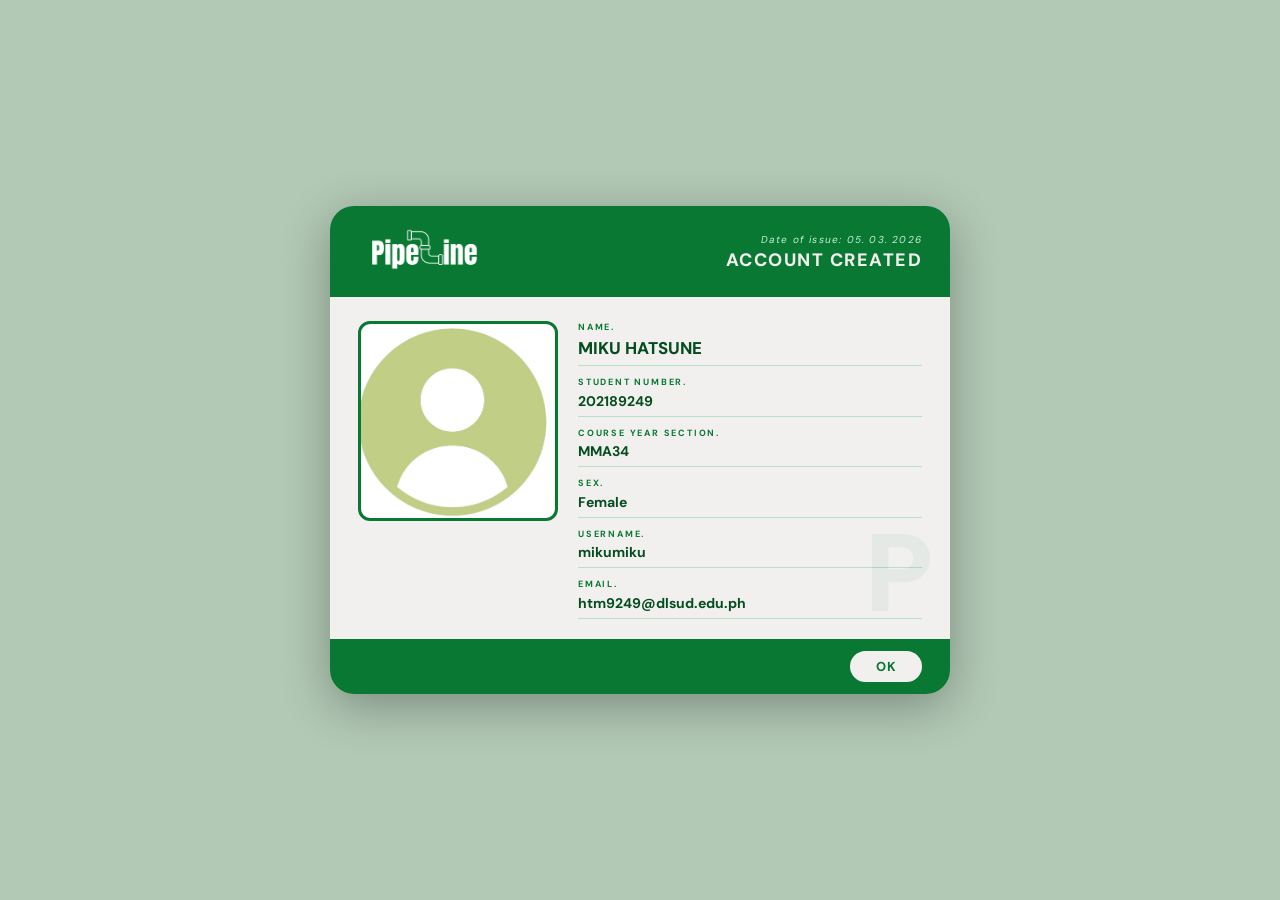
<file: success_preview.html>
<!DOCTYPE html>
<html lang="en">
<head>
    <meta charset="UTF-8">
    <title>Registration Error</title>
    <link href="https://cdn.jsdelivr.net/npm/bootstrap@5.3.8/dist/css/bootstrap.min.css" rel="stylesheet">
    <link rel="preconnect" href="https://fonts.googleapis.com">
    <link rel="preconnect" href="https://fonts.gstatic.com" crossorigin>
    <link href="https://fonts.googleapis.com/css2?family=DM+Sans:ital,opsz,wght@0,9..40,100..1000;1,9..40,100..1000&display=swap" rel="stylesheet">
    <link rel="stylesheet" href="assets/css/regis_success.css">
    <link rel="stylesheet" href="https://cdn.jsdelivr.net/npm/bootstrap-icons@1.11.3/font/bootstrap-icons.min.css">
</head>
<body>
    <div class="id-card">
        <div class="id-card-header">
            <img src="assets/img/pipeline_logo_light.png" class="brand-logo" alt="Pipeline">
            <div class="card-title-block">
                <div class="date-issue"> Date of issue: 05. 03. 2026 </div>
                <div class="card-title">ACCOUNT CREATED</div>
            </div>
        </div>
        <div class="id-card-body">
            <div class="id-photo-box">
                <img src="assets/img/regis_img.png" alt="Profile Photo">
            </div>
            <div class="id-fields">
                <div class="id-field">
                    <div class="id-field-label">Name.</div>
                    <div class="id-field-value large">MIKU HATSUNE</div>
                </div>
                <div class="id-field">
                    <div class="id-field-label">Student Number.</div>
                    <div class="id-field-value">202189249</div>
                </div>
                <div class="id-field">
                    <div class="id-field-label">Course Year Section.</div>
                    <div class="id-field-value">MMA34</div>
                </div>
                <div class="id-field">
                    <div class="id-field-label">Sex.</div>
                    <div class="id-field-value">Female</div>
                </div>
                <div class="id-field">
                    <div class="id-field-label">Username.</div>
                    <div class="id-field-value">mikumiku</div>
                </div>
                <div class="id-field">
                    <div class="id-field-label">Email.</div>
                    <div class="id-field-value">htm9249@dlsud.edu.ph</div>
                </div>
            </div>
            <div class="id-watermark">P</div>
        </div>
        <div class="id-card-footer">
            <span class="tagline"></span>
            <a href="#">OK</a>
        </div>
    </div>
</body>
</html>
</file>
<file: assets/css/login.css>
/* ── Reset & Base ── */
*, *::before, *::after { box-sizing: border-box; margin: 0; padding: 0; }

:root {
    --white:      #F2F0EF;
    --green:      #087832;
    --green-dark: #065c26;
    --grey-mid:   #6b7280;
    --grey-light: #e5e5e5;
    --grey-bg:    #f5f5f5;
    --grey-footer:#ececec;
    --text-dark:  #1a1a1a;
    --border:     #d1d5db;
}

html, body {
    height: 100%;
    font-family: "DM Sans", sans-serif;
    background: #b2c9b5;
    color: var(--text-dark);
}

/* ── Navbar (matches .regis-header exactly) ── */
.login-navbar {
    background: #054d20;
    padding: 16px 40px;
    display: flex;
    justify-content: space-between;
    align-items: center;
}

.navbar-logo {
    max-width: 120px;
    height: auto;
    filter: brightness(0) invert(1);
}

/* ── Page Layout ── */
.page-wrap {
    display: flex;
    flex-direction: column;
    min-height: 100vh;
}

/* ── Main Content ── */
.main-content {
    flex: 1;
    display: flex;
    align-items: stretch;
    justify-content: center;
    padding: 32px 24px;
}

/* ── Login Card ── */
.login-card {
    background: #fff;
    border-radius: 20px;
    box-shadow: 0 4px 40px rgba(0, 0, 0, 0.10);
    display: flex;
    width: 100%;
    max-width: 1100px;
    min-height: 500px;
    overflow: hidden;
}

/* ── Left Panel (Form) — narrower ── */
.panel-left {
    flex: 0 0 420px;
    padding: 56px 52px;
    display: flex;
    flex-direction: column;
    justify-content: center;
    background: #fff;
    border-right: 1px solid var(--grey-light);
}

.login-greeting {
    font-size: 42px;
    font-weight: 800;
    color: var(--green);
    font-style: italic;
    line-height: 1.1;
    margin-bottom: 6px;
    letter-spacing: -0.5px;
}

.login-sub {
    font-size: 14px;
    color: var(--grey-mid);
    margin-bottom: 36px;
    font-weight: 500;
}

/* ── Fields ── */
.field-group {
    margin-bottom: 20px;
}

.field-label {
    display: block;
    font-size: 13px;
    font-weight: 700;
    color: var(--text-dark);
    margin-bottom: 7px;
    letter-spacing: 0.2px;
}

.field-input {
    width: 100%;
    padding: 11px 14px;
    border: 1.5px solid var(--border);
    border-radius: 10px;
    font-family: "DM Sans", sans-serif;
    font-size: 14px;
    color: var(--text-dark);
    background: var(--white);
    outline: none;
    transition: border-color 0.2s, box-shadow 0.2s;
}

.field-input:focus {
    border-color: var(--green);
    box-shadow: 0 0 0 3px rgba(8, 120, 50, 0.10);
    background: #fff;
}

.field-input::placeholder {
    color: #c0c0c0;
}

.field-input.input-bad {
    border-color: #dc3545;
}

/* ── Login Button ── */
.btn-login {
    width: 100%;
    padding: 13px;
    background: var(--green);
    color: #fff;
    border: none;
    border-radius: 10px;
    font-family: "DM Sans", sans-serif;
    font-size: 15px;
    font-weight: 800;
    letter-spacing: 1.5px;
    cursor: pointer;
    transition: background 0.2s, transform 0.1s;
    margin-top: 4px;
}

.btn-login:hover   { background: var(--green-dark); }
.btn-login:active  { transform: scale(0.99); }
.btn-login:disabled { opacity: 0.5; cursor: not-allowed; }

/* ── Divider ── */
.login-divider {
    display: flex;
    align-items: center;
    gap: 12px;
    margin: 22px 0 16px;
}

.login-divider::before,
.login-divider::after {
    content: '';
    flex: 1;
    height: 1px;
    background: var(--grey-light);
}

/* ── Footer Links ── */
.login-footer {
    display: flex;
    flex-direction: column;
    gap: 8px;
    font-size: 13px;
    color: var(--grey-mid);
}

.login-footer a {
    color: var(--green);
    font-weight: 600;
    text-decoration: none;
}

.login-footer a:hover {
    text-decoration: underline;
    color: var(--green-dark);
}

.forgot-row {
    display: flex;
    justify-content: flex-end;
}

.signup-row {
    display: flex;
    gap: 4px;
    align-items: center;
}

/* ── Right Panel — wider, image fills ── */
.panel-right {
    flex: 1;
    background: var(--grey-bg);
    display: flex;
    align-items: center;
    justify-content: center;
    padding: 0;
    overflow: hidden;
    min-height: 400px;
}

.panel-right img {
    width: 100%;
    height: 100%;
    object-fit: cover;
    display: block;
}

/* ── Site Footer ── */
.site-footer {
    background: var(--grey-footer);
    border-top: 1px solid var(--grey-light);
    padding: 20px 40px;
    display: flex;
    justify-content: space-between;
    align-items: center;
    gap: 16px;
    flex-wrap: wrap;
}

.footer-brand {
    display: flex;
    align-items: center;
    gap: 12px;
}

.footer-logo {
    max-width: 90px;
    height: auto;
    display: block;
    opacity: 0.75;
}

.footer-trustmark {
    font-size: 11px;
    color: var(--grey-mid);
    max-width: 280px;
    line-height: 1.5;
}

.footer-links {
    font-size: 12px;
    color: var(--grey-mid);
    text-align: right;
    line-height: 2.2;
}

.footer-links a {
    color: var(--grey-mid);
    text-decoration: none;
    transition: color 0.15s;
}

.footer-links a:hover { color: var(--green); }

.footer-links .sep {
    margin: 0 4px;
    opacity: 0.5;
}

/* ── Error & Validation States ── */
.login-error {
    background: #fff5f5;
    border-left: 4px solid #dc3545;
    color: #dc3545;
    border-radius: 6px;
    padding: 8px 14px;
    margin-bottom: 14px;
    font-size: 13px;
    font-weight: 600;
}

.login-field-error {
    color: #dc3545;
    font-size: 11.5px;
    font-weight: 600;
    margin-top: 4px;
}

.login-cooldown {
    display: none;
    background: #fff3cd;
    border: 1px solid #ffc107;
    color: #7d5a00;
    border-radius: 8px;
    padding: 10px 14px;
    margin-bottom: 12px;
    font-size: 13px;
    font-weight: 500;
}
.login-cooldown.show { display: block; }

.login-attempt-warn {
    display: none;
    color: #dc3545;
    font-size: 12px;
    font-weight: 600;
    margin-bottom: 10px;
}
.login-attempt-warn.show { display: block; }

/* ── Step transition animations ── */
.step-hidden { display: none !important; }

.step-exit {
    animation: stepOut 0.25s ease forwards;
}
.step-enter {
    animation: stepIn 0.35s cubic-bezier(0.16, 1, 0.3, 1) forwards;
}

@keyframes stepOut {
    from { opacity: 1; transform: translateX(0); }
    to   { opacity: 0; transform: translateX(-20px); }
}
@keyframes stepIn {
    from { opacity: 0; transform: translateX(20px); }
    to   { opacity: 1; transform: translateX(0); }
}

/* ── Login method buttons ── */
.btn-method {
    width: 100%;
    display: flex;
    align-items: center;
    gap: 14px;
    padding: 13px 18px;
    border-radius: 12px;
    font-family: "DM Sans", sans-serif;
    font-size: 15px;
    font-weight: 600;
    cursor: pointer;
    transition: background 0.2s, box-shadow 0.2s, transform 0.1s;
    border: 1.5px solid var(--border);
    background: #fff;
    color: var(--text-dark);
    margin-bottom: 12px;
    text-align: left;
}

.btn-method:hover {
    background: #f8f9fa;
    box-shadow: 0 2px 12px rgba(0,0,0,0.08);
    transform: translateY(-1px);
}

.btn-method:active { transform: scale(0.99); }

.btn-microsoft { border-color: #d1d5db; }
.btn-stdnum   { border-color: var(--green); color: var(--green); }
.btn-stdnum:hover { background: #f0fdf4; }

/* ── Method divider ── */
.method-divider {
    display: flex;
    align-items: center;
    gap: 12px;
    margin: 4px 0 4px;
    color: var(--grey-mid);
    font-size: 13px;
}
.method-divider::before,
.method-divider::after {
    content: '';
    flex: 1;
    height: 1px;
    background: var(--grey-light);
}

/* ── Back button ── */
.btn-back {
    background: none;
    border: none;
    color: var(--grey-mid);
    font-family: "DM Sans", sans-serif;
    font-size: 13px;
    font-weight: 600;
    cursor: pointer;
    padding: 0;
    display: inline-flex;
    align-items: center;
    gap: 4px;
    transition: color 0.2s;
}
.btn-back:hover { color: var(--green); }

/* ══════════════════════════════════════════════════════
   SHARED MOBILE BREAKPOINTS (login.html + forgot_password.html)
══════════════════════════════════════════════════════ */

/* ── Tablet (≤ 900px) ── */
@media (max-width: 900px) {
    .login-navbar { padding: 14px 24px; }
    .site-footer  { padding: 16px 24px; }
}

/* ── Mobile (≤ 768px) ── */
@media (max-width: 768px) {
    .login-navbar { padding: 12px 20px; }

    /* login.html card stacks vertically */
    .login-card {
        flex-direction: column;
        max-width: 100%;
        min-height: 100vh;
        border-radius: 0;
        box-shadow: none;
    }

    /* Hide the decorative right panel image on mobile */
    .panel-right { display: none; }

    /* Left panel (form) fills screen */
    .panel-left {
        flex: 1;
        width: 100%;
        border-right: none;
        border-bottom: 1px solid var(--grey-light);
        padding: 40px 24px 36px;
        justify-content: flex-start;
    }

    /* Add the same green accent bar as forgot_password.html */
    .panel-left::before {
        content: '';
        display: block;
        width: 48px;
        height: 5px;
        background: var(--green);
        border-radius: 3px;
        margin-bottom: 32px;
    }

    /* main-content fills viewport without outer padding */
    .main-content {
        padding: 0;
        align-items: flex-start;
    }

    /* Footer: stack vertically */
    .site-footer {
        flex-direction: column;
        align-items: flex-start;
        gap: 12px;
        padding: 20px 20px;
    }
    .footer-links { text-align: left; }

    .login-greeting { font-size: 34px; }
}

/* ── Small phones (≤ 400px) ── */
@media (max-width: 400px) {
    .panel-left   { padding: 32px 18px 28px; }
    .login-navbar { padding: 12px 16px; }
    .login-greeting { font-size: 28px; }

    .btn-method { font-size: 14px; padding: 12px 14px; }
}
</file>
<file: assets/css/forgot_password.css>
/* ── Wrapper ── */
.forgot-wrapper,
.main-content {
    flex: 1;
    display: flex;
    align-items: center;
    justify-content: center;
    padding: 32px 24px;
}

/* ── Card ── */
.forgot-card {
    background: #fff;
    border-radius: 20px;
    box-shadow: 0 4px 40px rgba(0, 0, 0, 0.10);
    display: flex;
    width: 100%;
    max-width: 960px;
    min-height: 500px;
    overflow: hidden;
}

/* ── Left: Video ── */
.forgot-left {
    width: 380px;
    flex-shrink: 0;
    background: var(--grey-bg);
    display: flex;
    align-items: center;
    justify-content: center;
    overflow: hidden;
}

.forgot-left video {
    width: 100%;
    height: 100%;
    object-fit: cover;
}

/* ── Divider ── */
.forgot-divider {
    width: 1px;
    background: var(--grey-light);
    align-self: stretch;
    flex-shrink: 0;
}

/* ── Right: Form ── */
.forgot-right {
    flex: 1;
    padding: 56px 52px;
    display: flex;
    flex-direction: column;
    justify-content: center;
}

/* ── Title ── */
.forgot-title {
    font-size: 42px;
    font-weight: 800;
    font-style: italic;
    color: var(--green);
    margin: 0 0 6px 0;
    line-height: 1.1;
    letter-spacing: -0.5px;
}

/* ── Subtitle ── */
.forgot-sub {
    font-size: 14px;
    font-weight: 500;
    color: var(--grey-mid);
    margin: 0 0 28px 0;
}

/* ── Instruction ── */
.forgot-instruction {
    font-size: 13px;
    color: var(--grey-mid);
    margin: 0 0 14px 0;
}

/* ── Label ── */
.forgot-label {
    display: block;
    font-size: 13px;
    font-weight: 700;
    color: var(--text-dark);
    margin-bottom: 7px;
    letter-spacing: 0.2px;
}

/* ── Input ── */
.forgot-input {
    width: 100%;
    padding: 11px 14px;
    border: 1.5px solid var(--border);
    border-radius: 10px;
    font-family: "DM Sans", sans-serif;
    font-size: 14px;
    color: var(--text-dark);
    background: var(--white);
    outline: none;
    transition: border-color 0.2s, box-shadow 0.2s;
}

.forgot-input:focus {
    border-color: var(--green);
    box-shadow: 0 0 0 3px rgba(8, 120, 50, 0.10);
    background: #fff;
}

.forgot-input::placeholder {
    color: #c0c0c0;
}

/* ── Send Button ── */
.btn-send {
    width: 100%;
    padding: 13px;
    background: var(--green);
    color: #fff;
    border: none;
    border-radius: 10px;
    font-family: "DM Sans", sans-serif;
    font-size: 15px;
    font-weight: 800;
    letter-spacing: 1.5px;
    cursor: pointer;
    transition: background 0.2s, transform 0.1s;
    margin-top: 4px;
}

.btn-send:hover  { background: var(--green-dark); }
.btn-send:active { transform: scale(0.99); }

/* ── Back Link ── */
.forgot-back {
    display: block;
    text-align: left;
    margin-top: 18px;
    font-size: 13px;
    color: var(--green);
    text-decoration: none;
    font-weight: 600;
}

.forgot-back:hover {
    color: var(--green-dark);
    text-decoration: underline;
}

/* ── Success Message ── */
.forgot-success {
    display: none;
    background: #f0fdf4;
    border-left: 4px solid #28a745;
    color: #166534;
    border-radius: 6px;
    padding: 8px 14px;
    margin-bottom: 16px;
    font-size: 13px;
    font-weight: 500;
}

.forgot-success.show { display: block; }

/* ══════════════════════════════════════════════
   RESPONSIVE — Tablet  (≤ 900px)
══════════════════════════════════════════════ */
@media (max-width: 900px) {
    .forgot-left  { width: 280px; }
    .forgot-right { padding: 48px 36px; }
    .forgot-title { font-size: 36px; }
}

/* ══════════════════════════════════════════════
   RESPONSIVE — Mobile  (≤ 768px)
   Stack card vertically, hide video panel
══════════════════════════════════════════════ */
@media (max-width: 768px) {

    /* Remove outer padding so card fills viewport width */
    .main-content {
        padding: 0;
        align-items: flex-start;
    }

    /* Full-screen card — no border-radius on mobile edges */
    .forgot-card {
        flex-direction: column;
        max-width: 100%;
        min-height: 100vh;
        border-radius: 0;
        box-shadow: none;
    }

    /* Hide the video panel on mobile to save space */
    .forgot-left    { display: none; }
    .forgot-divider { display: none; }

    /* Form panel fills available space */
    .forgot-right {
        flex: 1;
        padding: 40px 24px 32px;
        justify-content: flex-start;
    }

    /* Subtle green accent bar instead of video */
    .forgot-right::before {
        content: '';
        display: block;
        width: 48px;
        height: 5px;
        background: var(--green);
        border-radius: 3px;
        margin-bottom: 32px;
    }

    .forgot-title { font-size: 32px; }
    .forgot-sub   { margin-bottom: 20px; }

    /* Larger tap targets */
    .forgot-input { padding: 13px 14px; font-size: 15px; }
    .btn-send     { padding: 15px; font-size: 15px; }
}

/* ══════════════════════════════════════════════
   RESPONSIVE — Small phones  (≤ 400px)
══════════════════════════════════════════════ */
@media (max-width: 400px) {
    .forgot-right { padding: 32px 18px 28px; }
    .forgot-title { font-size: 28px; }
}
</file>
<file: assets/css/adminlogin.css>
/* ── Reset & Base ── */
*, *::before, *::after { box-sizing: border-box; margin: 0; padding: 0; }

:root {
    --bg-body:      #065c26;
    --bg-card:      #087832;
    --bg-input:     #065c26;
    --bg-input-foc: #054d20;
    --bg-panel:     #054d20;
    --bg-footer:    #054d20;

    --accent:       #F2F0EF;
    --accent-dark:  #d4d1cf;
    --border:       #2a9d5c;
    --border-light: #1e7a45;

    --text-main:    #F2F0EF;
    --text-sub:     #c8e6d4;
    --text-muted:   #6dbf92;
    --text-card:    #065c26;
}

html, body {
    height: 100%;
    font-family: "DM Sans", sans-serif;
    background: var(--bg-body);
    color: var(--text-main);
}

/* ── Navbar ── */
.login-navbar {
    background: #F2F0EF;
    padding: 16px 40px;
    display: flex;
    justify-content: space-between;
    align-items: center;
    border-bottom: 1px solid var(--border);
}

.navbar-logo {
    max-width: 120px;
    height: auto;
}

.admin-nav-tag {
    font-size: 12px;
    color: var(--accent);
    letter-spacing: 2px;
    font-style: italic;
    font-weight: 600;
}

/* ── Page Layout ── */
.page-wrap {
    display: flex;
    flex-direction: column;
    min-height: 100vh;
}

/* ── Main Content ── */
.main-content {
    flex: 1;
    display: flex;
    align-items: stretch;
    justify-content: center;
    padding: 32px 24px;
}

/* ── Login Card ── */
.login-card {
    background: var(--bg-card);
    border-radius: 20px;
    box-shadow: 0 8px 40px rgba(0, 0, 0, 0.40);
    display: flex;
    width: 100%;
    max-width: 1100px;
    min-height: 500px;
    overflow: hidden;
}

/* ── Left Panel (Form) ── */
.panel-left {
    flex: 0 0 420px;
    padding: 56px 52px;
    display: flex;
    flex-direction: column;
    justify-content: center;
    background: var(--bg-card);
    border-right: 1px solid var(--border);
}

.admin-label-small {
    font-size: 11px;
    font-weight: 700;
    color: var(--accent);
    letter-spacing: 2px;
    margin-bottom: 6px;
    text-transform: uppercase;
}

.login-greeting {
    font-size: 42px;
    font-weight: 800;
    color: var(--accent);
    font-style: italic;
    line-height: 1.1;
    margin-bottom: 6px;
    letter-spacing: -0.5px;
}

.login-sub {
    font-size: 14px;
    color: var(--text-sub);
    margin-bottom: 36px;
    font-weight: 500;
}

/* ── Fields ── */
.field-group {
    margin-bottom: 20px;
}

.field-label {
    display: block;
    font-size: 11px;
    font-weight: 700;
    color: var(--text-sub);
    margin-bottom: 7px;
    letter-spacing: 1.5px;
    text-transform: uppercase;
}

.field-input {
    width: 100%;
    padding: 11px 14px;
    border: 1.5px solid var(--border);
    border-radius: 10px;
    font-family: "DM Sans", sans-serif;
    font-size: 14px;
    color: var(--text-main);
    background: var(--bg-input);
    outline: none;
    transition: border-color 0.2s, box-shadow 0.2s;
}

.field-input:focus {
    border-color: var(--accent);
    box-shadow: 0 0 0 3px rgba(242, 240, 239, 0.12);
    background: var(--bg-input-foc);
}

.field-input::placeholder {
    color: var(--text-muted);
}

.field-input.input-bad {
    border-color: #ff6b6b;
}

/* ── Login Button ── */
.btn-login {
    width: 100%;
    padding: 13px;
    background: var(--accent);
    color: var(--text-card);
    border: none;
    border-radius: 10px;
    font-family: "DM Sans", sans-serif;
    font-size: 15px;
    font-weight: 800;
    letter-spacing: 1.5px;
    cursor: pointer;
    transition: background 0.2s, transform 0.1s;
    margin-top: 4px;
}

.btn-login:hover   { background: var(--accent-dark); }
.btn-login:active  { transform: scale(0.99); }
.btn-login:disabled { opacity: 0.5; cursor: not-allowed; }

/* ── Divider ── */
.login-divider {
    display: flex;
    align-items: center;
    gap: 12px;
    margin: 22px 0 16px;
}

.login-divider::before,
.login-divider::after {
    content: '';
    flex: 1;
    height: 1px;
    background: var(--border);
}

/* ── Footer Links ── */
.login-footer {
    display: flex;
    flex-direction: column;
    gap: 8px;
    font-size: 13px;
    color: var(--text-sub);
}

.login-footer a {
    color: var(--accent);
    font-weight: 600;
    text-decoration: none;
}

.login-footer a:hover {
    text-decoration: underline;
    color: var(--accent-dark);
}

.signup-row {
    display: flex;
    gap: 4px;
    align-items: center;
}

/* ── Right Panel — image fills ── */
.panel-right {
    flex: 1;
    background: #F2F0EF;
    display: flex;
    align-items: center;
    justify-content: center;
    padding: 0;
    overflow: hidden;
    min-height: 400px;
}

.panel-right img {
    width: 100%;
    height: 100%;
    object-fit: cover;
    display: block;
}

/* ── Site Footer ── */
.site-footer {
    background: #F2F0EF;
    border-top: 1px solid var(--border);
    padding: 20px 40px;
    display: flex;
    justify-content: space-between;
    align-items: center;
    gap: 16px;
    flex-wrap: wrap;
}

.footer-brand {
    display: flex;
    align-items: center;
    gap: 12px;
}

.footer-logo {
    max-width: 90px;
    height: auto;
    display: block;
    opacity: 0.75;
}

.footer-trustmark {
    font-size: 11px;
    color: var(--text-muted);
    max-width: 280px;
    line-height: 1.5;
}

.footer-links {
    font-size: 12px;
    color: var(--text-muted);
    text-align: right;
    line-height: 2.2;
}

.footer-links a {
    color: var(--text-muted);
    text-decoration: none;
    transition: color 0.15s;
}

.footer-links a:hover { color: var(--accent); }

.footer-links .sep {
    margin: 0 4px;
    opacity: 0.5;
}

/* ── Error & Validation States ── */
.login-error {
    background: rgba(255, 107, 107, 0.12);
    border-left: 4px solid #ff6b6b;
    color: #ffaaaa;
    border-radius: 6px;
    padding: 8px 14px;
    margin-bottom: 14px;
    font-size: 13px;
    font-weight: 600;
}

.login-field-error {
    color: #ffaaaa;
    font-size: 11.5px;
    font-weight: 600;
    margin-top: 4px;
}

/* ── Responsive ── */
@media (max-width: 768px) {
    .login-navbar  { padding: 10px 20px; }
    .main-content  { padding: 16px 12px; }
    .login-card    { flex-direction: column; max-width: 480px; margin: auto; }
    .panel-left    { flex: none; padding: 36px 24px; border-right: none; border-bottom: 1px solid var(--border); }
    .panel-right   { min-height: 220px; }
    .site-footer   { flex-direction: column; align-items: flex-start; gap: 10px; padding: 10px 20px; }
    .footer-links  { text-align: left; }
    .login-greeting { font-size: 34px; }
    .footer-brand  { flex-direction: column; align-items: flex-start; gap: 6px; }
}
</file>
<file: assets/css/regis_success.css>
/* ════════════════════════════════════════
   regis_success.css – Account Created card
   Animation approach: card enters from below,
   scan line sweeps, then elements fade-up in sequence.
   All child translateY values are tiny (≤10px) so they
   never leave the card's overflow:hidden boundary.
   ════════════════════════════════════════ */

/* ── Keyframes ─────────────────────────── */

/* Card rises from below */
@keyframes cardIn {
    from {
        opacity: 0;
        transform: translateY(40px) scale(0.94);
    }

    to {
        opacity: 1;
        transform: translateY(0) scale(1);
    }
}

/* Green scan stripe sweeps downward */
@keyframes scanline {
    0% {
        transform: translateY(0);
        opacity: 0.7;
    }

    100% {
        transform: translateY(420px);
        opacity: 0;
    }
}

/* Every child: fades up 10px — stays inside card bounds */
@keyframes fadeUp {
    from {
        opacity: 0;
        transform: translateY(10px);
    }

    to {
        opacity: 1;
        transform: translateY(0);
    }
}

/* Divider line grows left→right */
@keyframes widthGrow {
    from {
        width: 0;
    }

    to {
        width: 100%;
    }
}

/* Watermark breathes */
@keyframes shimmer {

    0%,
    100% {
        opacity: 0.05;
    }

    50% {
        opacity: 0.14;
    }
}

/* OK button pops */
@keyframes checkPop {
    0% {
        transform: scale(0);
        opacity: 0;
    }

    65% {
        transform: scale(1.18);
        opacity: 1;
    }

    100% {
        transform: scale(1);
        opacity: 1;
    }
}

/* ── Page ────────────────────────────── */
body {
    background: #b2c9b5;
    font-family: "DM Sans", sans-serif;
    display: flex;
    align-items: center;
    justify-content: center;
    min-height: 100vh;
    margin: 0;
    padding: 40px 20px;
}

/* ── Card ────────────────────────────── */
.id-card {
    width: 620px;
    max-width: 100%;
    border-radius: 24px;
    overflow: hidden;
    box-shadow: 0 12px 48px rgba(0, 0, 0, 0.30);
    position: relative;
    /* scan line needs this */

    opacity: 0;
    animation: cardIn 0.6s cubic-bezier(0.22, 1, 0.36, 1) 0.1s forwards;
    transition: box-shadow 0.3s ease;
}

.id-card:hover {
    box-shadow: 0 24px 64px rgba(0, 0, 0, 0.38);
}

/* ── Scan line (injected via PHP/HTML) ──── */
.scan {
    position: absolute;
    top: 0;
    left: 0;
    width: 100%;
    height: 2px;
    background: rgba(8, 120, 50, 0.55);
    opacity: 0;
    z-index: 20;
    pointer-events: none;
    /* fires once card is settled */
    animation: scanline 0.7s ease-out 0.75s forwards;
}

/* ── Header ─────────────────────────── */
.id-card-header {
    background: #087832;
    padding: 18px 28px 14px 28px;
    display: flex;
    justify-content: space-between;
    align-items: center;

    opacity: 0;
    animation: fadeUp 0.5s cubic-bezier(0.22, 1, 0.36, 1) 0.95s forwards;
}

.id-card-header .brand {
    font-size: 26px;
    font-weight: 900;
    color: #F2F0EF;
    letter-spacing: 3px;
}

.id-card-header .card-title-block {
    text-align: right;
}

.id-card-header .date-issue {
    font-size: 10px;
    color: #c8f0d8;
    letter-spacing: 1.2px;
    font-style: italic;
}

.id-card-header .card-title {
    font-size: 18px;
    font-weight: 800;
    color: #F2F0EF;
    letter-spacing: 1.5px;
}

.brand-logo {
    max-height: 60px;
    width: auto;
    display: block;
    filter: brightness(0) invert(1);
}

/* ── Body ────────────────────────────── */
.id-card-body {
    background: #F2F0EF;
    padding: 24px 28px 20px 28px;
    display: grid;
    grid-template-columns: 200px 1fr;
    grid-template-rows: auto 1fr;
    gap: 14px 20px;
    position: relative;
}

/* ── Left column: photo + identity fields stacked ── */
.id-left-col {
    display: flex;
    flex-direction: column;
    gap: 12px;
    grid-column: 1;
    grid-row: 1 / span 2;
}

/* ── Photo ───────────────────────────── */
.id-photo-box {
    border: 3px solid #087832;
    border-radius: 12px;
    width: 100%;
    aspect-ratio: 1 / 1;
    overflow: hidden;
    background: #fff;
    display: flex;
    align-items: center;
    justify-content: center;

    opacity: 0;
    animation: fadeUp 0.55s cubic-bezier(0.22, 1, 0.36, 1) 1.25s forwards;
}

.id-photo-box img {
    width: 100%;
    height: 100%;
    object-fit: cover;
}

/* ── Identity fields below photo ─────── */
.id-identity-fields {
    display: flex;
    flex-direction: column;
    gap: 8px;
    margin-top: 10px;
}

/* ── Right column: remaining fields ──── */
.id-fields {
    grid-column: 2;
    grid-row: 1 / span 2;
    display: flex;
    flex-direction: column;
    gap: 10px;
}

/* ── All .id-field elements ──────────── */
.id-field {
    display: flex;
    flex-direction: column;
    gap: 1px;
    opacity: 0;
    animation: fadeUp 0.4s ease forwards;
}

/* ── Stagger: identity fields (below photo, nth-child within .id-identity-fields) */
.id-identity-fields .id-field:nth-child(1) { animation-delay: 1.40s; }
.id-identity-fields .id-field:nth-child(2) { animation-delay: 1.55s; }
.id-identity-fields .id-field:nth-child(3) { animation-delay: 1.70s; }

/* ── Stagger: right-column fields (nth-child within .id-fields) */
.id-fields .id-field:nth-child(1)  { animation-delay: 1.45s; }
.id-fields .id-field:nth-child(2)  { animation-delay: 1.60s; }
.id-fields .id-field:nth-child(3)  { animation-delay: 1.75s; }
.id-fields .id-field:nth-child(4)  { animation-delay: 1.90s; }
.id-fields .id-field:nth-child(5)  { animation-delay: 2.05s; }
.id-fields .id-field:nth-child(6)  { animation-delay: 2.20s; }
.id-fields .id-field:nth-child(7)  { animation-delay: 2.35s; }
.id-fields .id-field:nth-child(8)  { animation-delay: 2.50s; }
.id-fields .id-field:nth-child(9)  { animation-delay: 2.65s; }
.id-fields .id-field:nth-child(10) { animation-delay: 2.80s; }

.id-field-label {
    font-size: 9px;
    font-weight: 700;
    color: #087832;
    letter-spacing: 1.8px;
    text-transform: uppercase;
}

.id-field-value {
    font-size: 14px;
    font-weight: 700;
    color: #054d20;
    border-bottom: 1px solid #b8dfc8;
    padding-bottom: 4px;
}

.id-field-value.large {
    font-size: 17px;
    font-weight: 800;
}

/* ── Watermark ───────────────────────── */
.id-watermark {
    position: absolute;
    right: 18px;
    bottom: 10px;
    font-size: 110px;
    font-weight: 900;
    color: rgba(8, 120, 50, 0.05);
    pointer-events: none;
    user-select: none;
    line-height: 1;
    animation: shimmer 3s ease-in-out 2.5s infinite;
}

/* ── Footer ──────────────────────────── */
.id-card-footer {
    background: #087832;
    padding: 12px 28px;
    display: flex;
    justify-content: space-between;
    align-items: center;

    opacity: 0;
    animation: fadeUp 0.45s ease 2.25s forwards;
}

.id-card-footer .tagline {
    font-size: 10px;
    color: #c8f0d8;
    letter-spacing: 1.2px;
    font-style: italic;
}

.id-card-footer a {
    font-size: 13px;
    font-weight: 800;
    color: #087832;
    text-decoration: none;
    background: #F2F0EF;
    padding: 6px 26px;
    border-radius: 20px;
    letter-spacing: 0.5px;
    transition: opacity 0.2s, transform 0.15s;

    opacity: 0;
    animation: checkPop 0.5s cubic-bezier(0.34, 1.56, 0.64, 1) 2.45s forwards;
}

.id-card-footer a:hover {
    opacity: 0.85;
    transform: scale(1.06);
}
</file>
